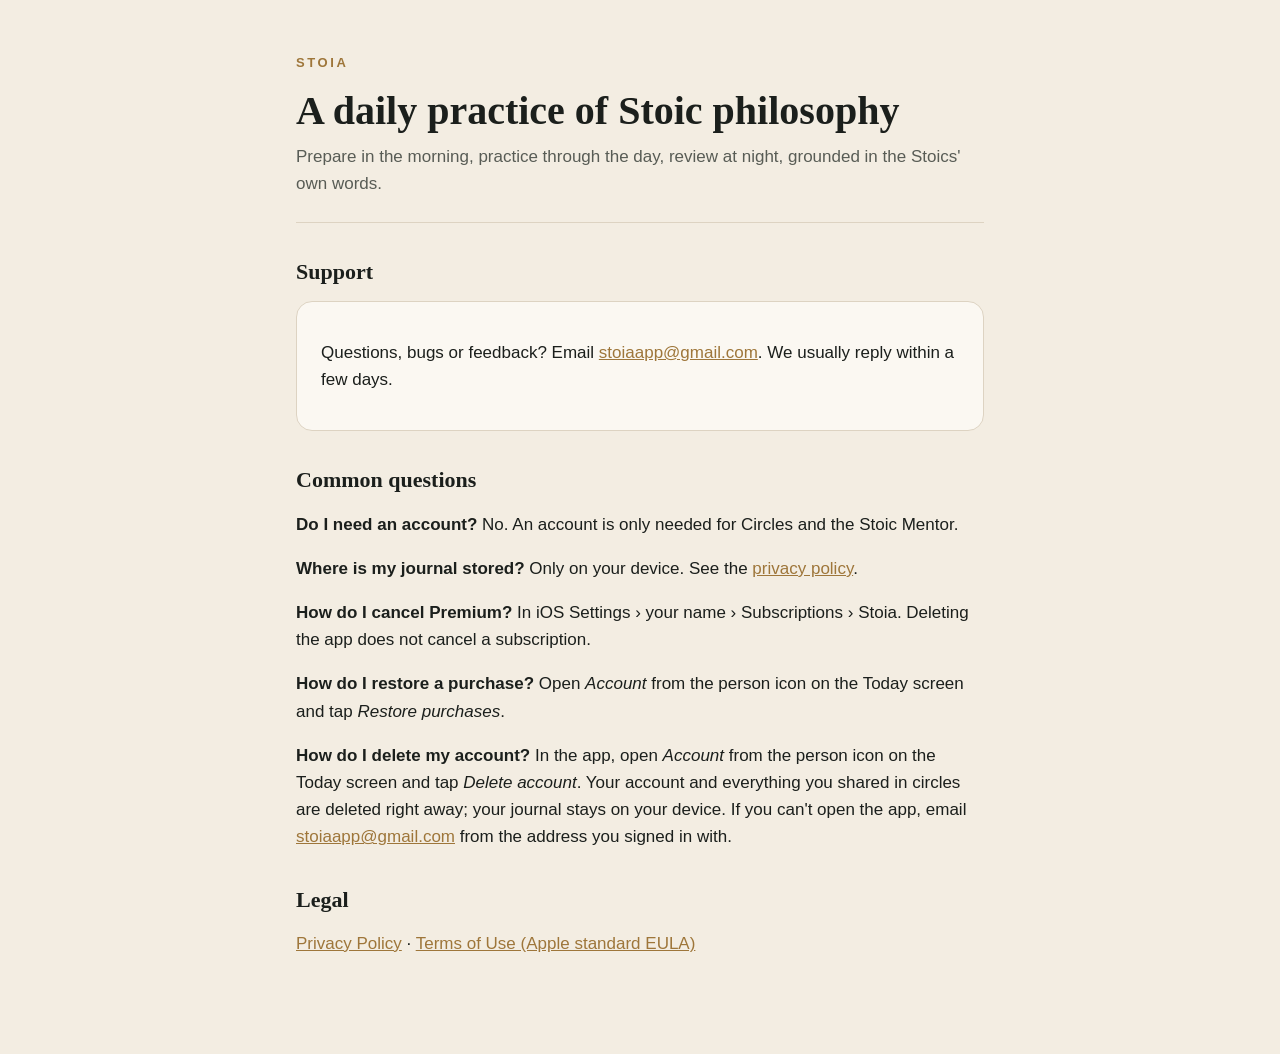
<file: index.html>
<!doctype html>
<html lang="en">
<head>
<meta charset="utf-8">
<meta name="viewport" content="width=device-width, initial-scale=1">
<title>Stoia Support</title>
<meta name="description" content="Help and contact for Stoia, a daily practice of Stoic philosophy.">
<link rel="stylesheet" href="style.css">
</head>
<body>
<main>
<header>
  <span class="mark">Stoia</span>
  <h1>A daily practice of Stoic philosophy</h1>
  <p class="meta">Prepare in the morning, practice through the day, review at night, grounded in the Stoics' own words.</p>
</header>

<h2>Support</h2>
<div class="card">
  <p>Questions, bugs or feedback? Email <a href="mailto:stoiaapp@gmail.com">stoiaapp@gmail.com</a>.
  We usually reply within a few days.</p>
</div>

<h2>Common questions</h2>
<p><strong>Do I need an account?</strong> No. An account is only needed for Circles and the Stoic Mentor.</p>
<p><strong>Where is my journal stored?</strong> Only on your device. See the <a href="privacy.html">privacy policy</a>.</p>
<p><strong>How do I cancel Premium?</strong> In iOS Settings › your name › Subscriptions › Stoia.
Deleting the app does not cancel a subscription.</p>
<p><strong>How do I restore a purchase?</strong> Open <em>Account</em> from the person icon on the Today screen and tap
<em>Restore purchases</em>.</p>
<p><strong>How do I delete my account?</strong> In the app, open <em>Account</em> from the person icon on the
Today screen and tap <em>Delete account</em>. Your account and everything you shared in circles are deleted
right away; your journal stays on your device. If you can't open the app, email
<a href="mailto:stoiaapp@gmail.com">stoiaapp@gmail.com</a> from the address you signed in with.</p>

<h2>Legal</h2>
<p><a href="privacy.html">Privacy Policy</a> ·
<a href="https://www.apple.com/legal/internet-services/itunes/dev/stdeula/">Terms of Use (Apple standard EULA)</a></p>
</main>
</body>
</html>
</file>
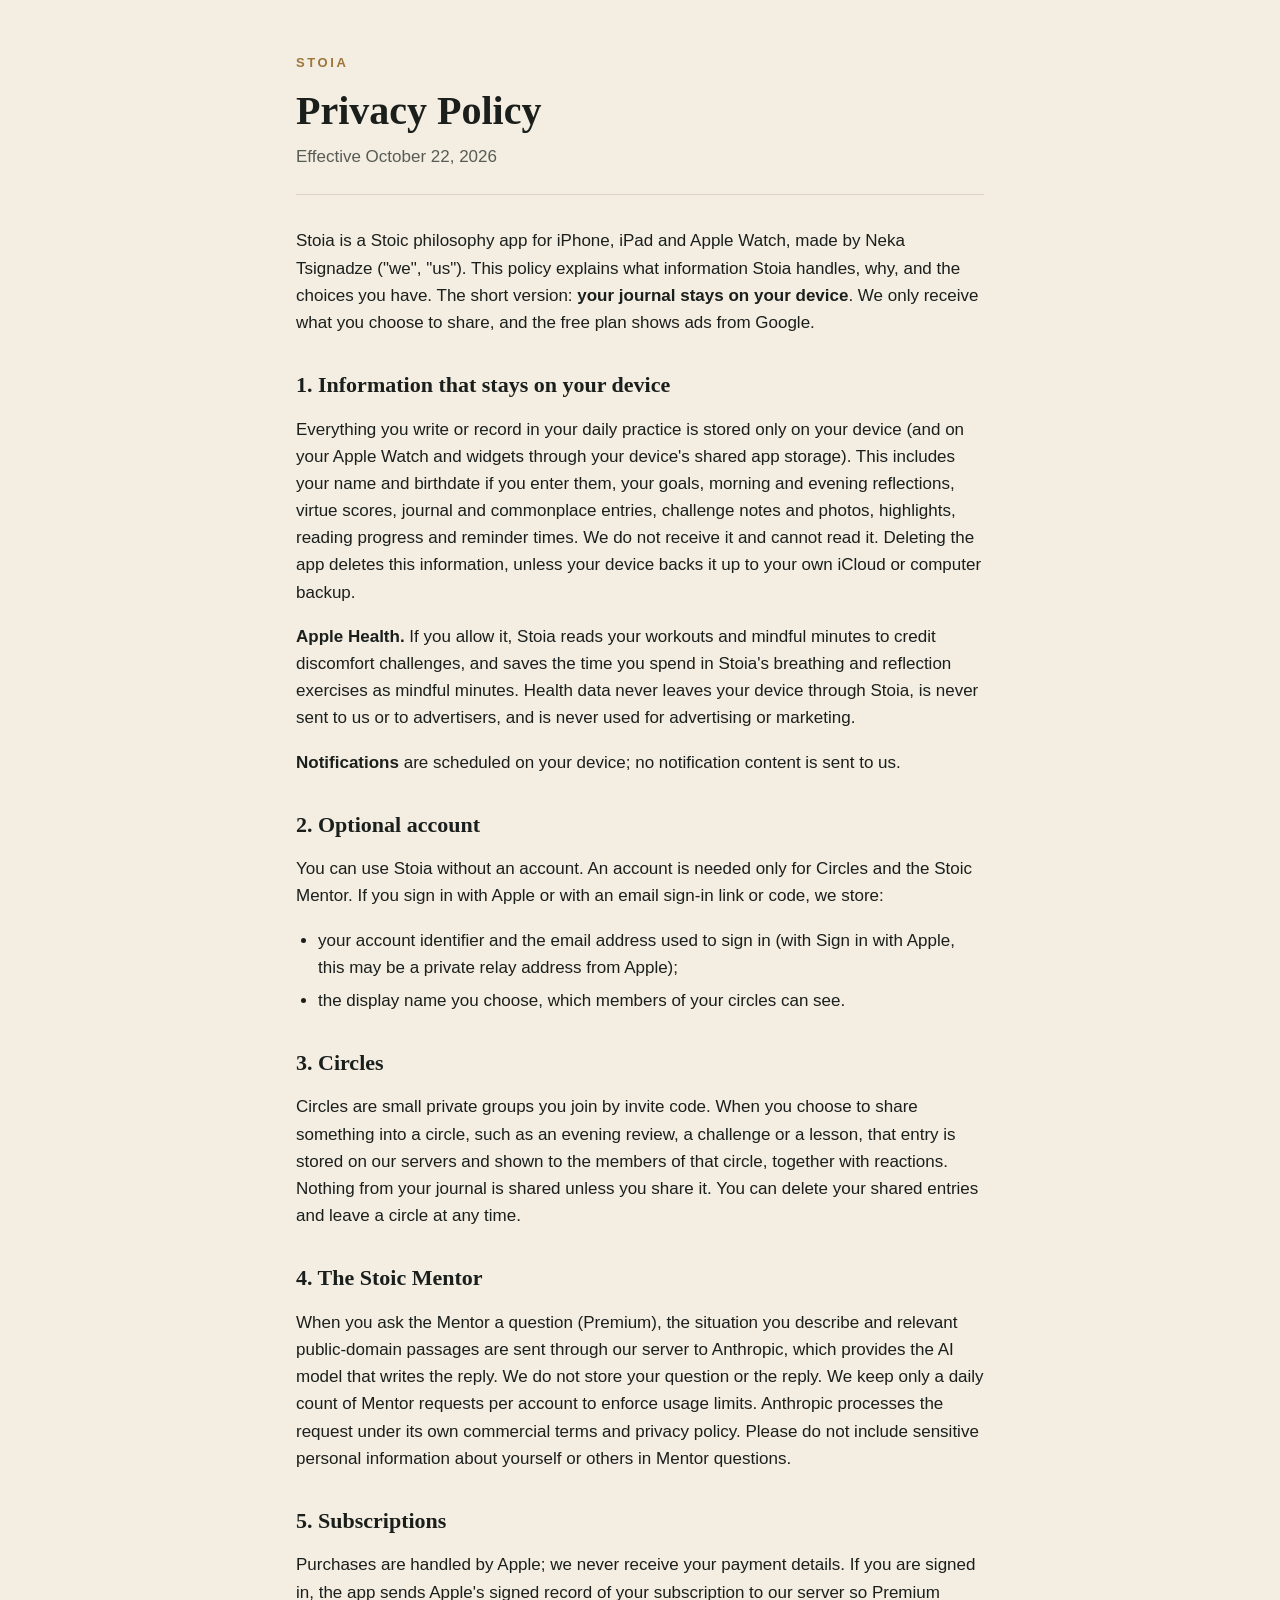
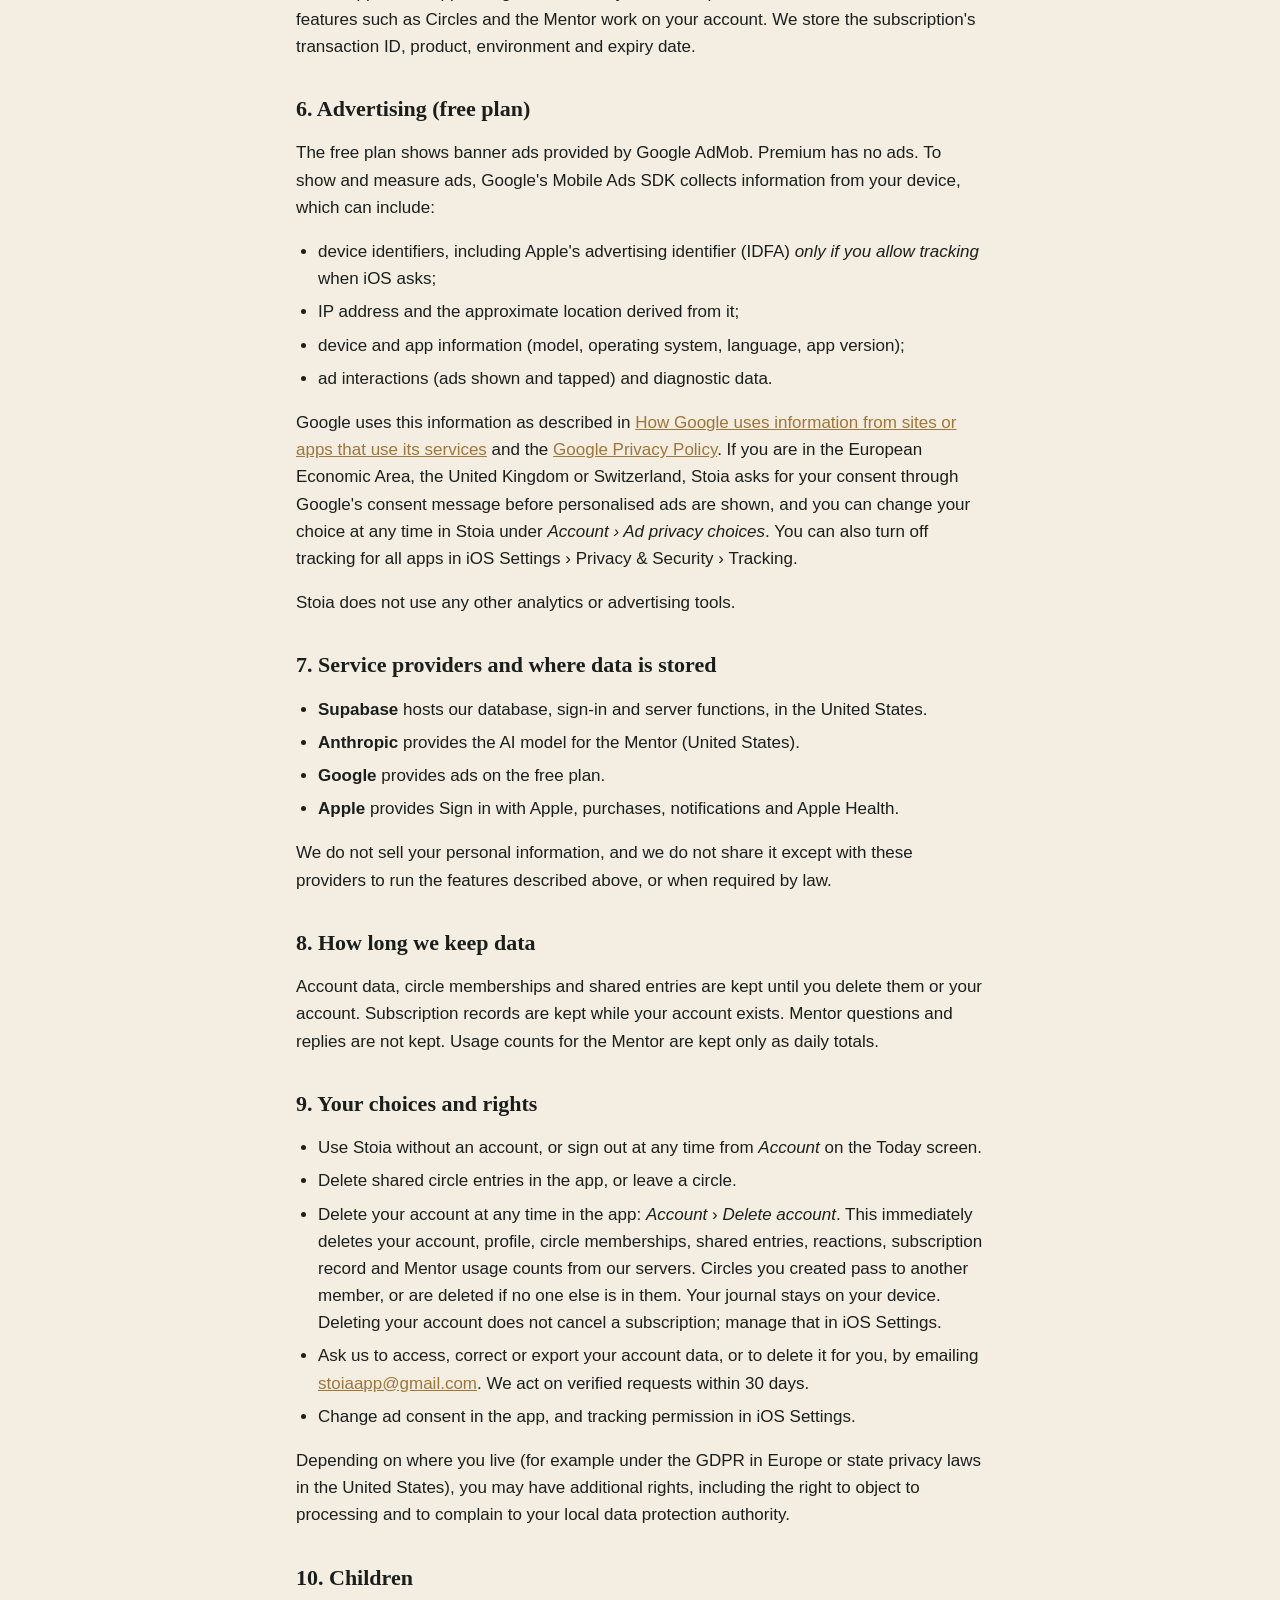
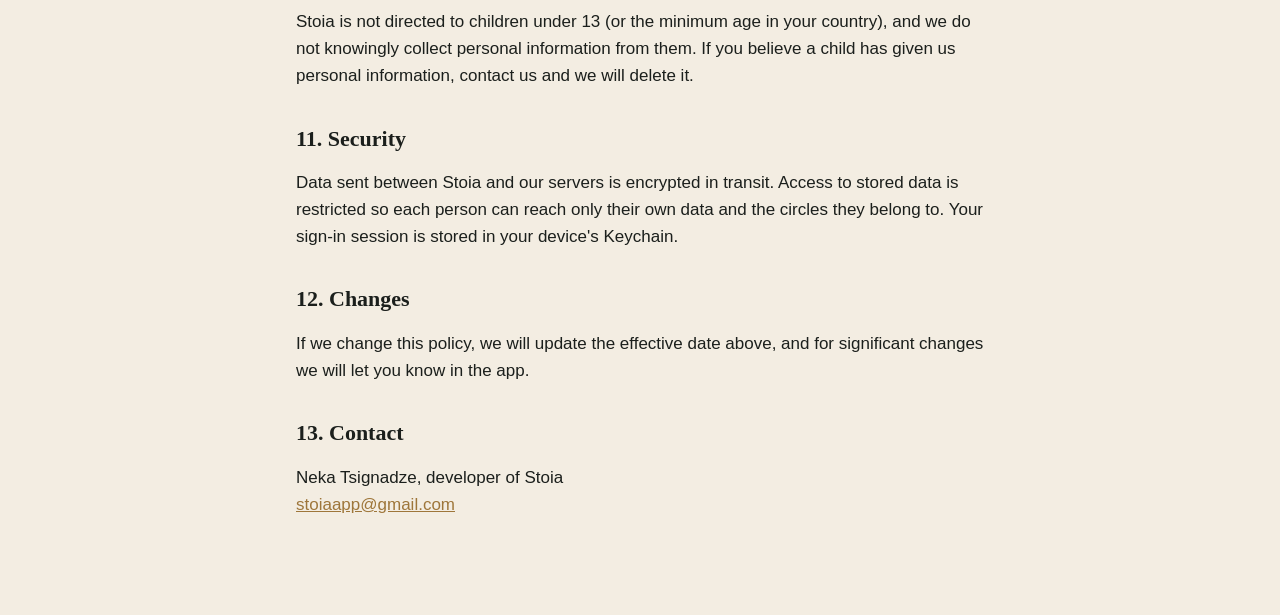
<file: privacy.html>
<!doctype html>
<html lang="en">
<head>
<meta charset="utf-8">
<meta name="viewport" content="width=device-width, initial-scale=1">
<title>Stoia Privacy Policy</title>
<meta name="description" content="How Stoia, the Stoic philosophy app, handles your data.">
<link rel="stylesheet" href="style.css">
</head>
<body>
<main>
<header>
  <a class="mark" href="./">Stoia</a>
  <h1>Privacy Policy</h1>
  <p class="meta">Effective October 22, 2026</p>
</header>

<p>Stoia is a Stoic philosophy app for iPhone, iPad and Apple Watch, made by Neka Tsignadze ("we", "us").
This policy explains what information Stoia handles, why, and the choices you have. The short version:
<strong>your journal stays on your device</strong>. We only receive what you choose to share, and the free
plan shows ads from Google.</p>

<h2>1. Information that stays on your device</h2>
<p>Everything you write or record in your daily practice is stored only on your device (and on your Apple
Watch and widgets through your device's shared app storage). This includes your name and birthdate if you
enter them, your goals, morning and evening reflections, virtue scores, journal and commonplace entries,
challenge notes and photos, highlights, reading progress and reminder times. We do not receive it and cannot
read it. Deleting the app deletes this information, unless your device backs it up to your own iCloud or
computer backup.</p>
<p><strong>Apple Health.</strong> If you allow it, Stoia reads your workouts and mindful minutes to credit
discomfort challenges, and saves the time you spend in Stoia's breathing and reflection exercises as mindful
minutes. Health data never leaves your device through Stoia, is never sent to us or to advertisers, and is
never used for advertising or marketing.</p>
<p><strong>Notifications</strong> are scheduled on your device; no notification content is sent to us.</p>

<h2>2. Optional account</h2>
<p>You can use Stoia without an account. An account is needed only for Circles and the Stoic Mentor. If you
sign in with Apple or with an email sign-in link or code, we store:</p>
<ul>
  <li>your account identifier and the email address used to sign in (with Sign in with Apple, this may be a
  private relay address from Apple);</li>
  <li>the display name you choose, which members of your circles can see.</li>
</ul>

<h2>3. Circles</h2>
<p>Circles are small private groups you join by invite code. When you choose to share something into a
circle, such as an evening review, a challenge or a lesson, that entry is stored on our servers and shown to
the members of that circle, together with reactions. Nothing from your journal is shared unless you share it.
You can delete your shared entries and leave a circle at any time.</p>

<h2>4. The Stoic Mentor</h2>
<p>When you ask the Mentor a question (Premium), the situation you describe and relevant public-domain
passages are sent through our server to Anthropic, which provides the AI model that writes the reply.
We do not store your question or the reply. We keep only a daily count of Mentor requests per account to
enforce usage limits. Anthropic processes the request under its own commercial terms and privacy policy.
Please do not include sensitive personal information about yourself or others in Mentor questions.</p>

<h2>5. Subscriptions</h2>
<p>Purchases are handled by Apple; we never receive your payment details. If you are signed in, the app sends
Apple's signed record of your subscription to our server so Premium features such as Circles and the Mentor
work on your account. We store the subscription's transaction ID, product, environment and expiry date.</p>

<h2>6. Advertising (free plan)</h2>
<p>The free plan shows banner ads provided by Google AdMob. Premium has no ads. To show and measure ads,
Google's Mobile Ads SDK collects information from your device, which can include:</p>
<ul>
  <li>device identifiers, including Apple's advertising identifier (IDFA) <em>only if you allow tracking</em>
  when iOS asks;</li>
  <li>IP address and the approximate location derived from it;</li>
  <li>device and app information (model, operating system, language, app version);</li>
  <li>ad interactions (ads shown and tapped) and diagnostic data.</li>
</ul>
<p>Google uses this information as described in
<a href="https://policies.google.com/technologies/partner-sites">How Google uses information from sites or
apps that use its services</a> and the <a href="https://policies.google.com/privacy">Google Privacy Policy</a>.
If you are in the European Economic Area, the United Kingdom or Switzerland, Stoia asks for your consent
through Google's consent message before personalised ads are shown, and you can change your choice at any
time in Stoia under <em>Account › Ad privacy choices</em>. You can also turn off tracking for all apps in
iOS Settings › Privacy &amp; Security › Tracking.</p>
<p>Stoia does not use any other analytics or advertising tools.</p>

<h2>7. Service providers and where data is stored</h2>
<ul>
  <li><strong>Supabase</strong> hosts our database, sign-in and server functions, in the United States.</li>
  <li><strong>Anthropic</strong> provides the AI model for the Mentor (United States).</li>
  <li><strong>Google</strong> provides ads on the free plan.</li>
  <li><strong>Apple</strong> provides Sign in with Apple, purchases, notifications and Apple Health.</li>
</ul>
<p>We do not sell your personal information, and we do not share it except with these providers to run the
features described above, or when required by law.</p>

<h2>8. How long we keep data</h2>
<p>Account data, circle memberships and shared entries are kept until you delete them or your account.
Subscription records are kept while your account exists. Mentor questions and replies are not kept.
Usage counts for the Mentor are kept only as daily totals.</p>

<h2>9. Your choices and rights</h2>
<ul>
  <li>Use Stoia without an account, or sign out at any time from <em>Account</em> on the Today screen.</li>
  <li>Delete shared circle entries in the app, or leave a circle.</li>
  <li>Delete your account at any time in the app: <em>Account</em> › <em>Delete account</em>. This immediately
  deletes your account, profile, circle memberships, shared entries, reactions, subscription record and Mentor
  usage counts from our servers. Circles you created pass to another member, or are deleted if no one else is
  in them. Your journal stays on your device. Deleting your account does not cancel a subscription; manage
  that in iOS Settings.</li>
  <li>Ask us to access, correct or export your account data, or to delete it for you, by emailing
  <a href="mailto:stoiaapp@gmail.com">stoiaapp@gmail.com</a>. We act on verified requests within 30 days.</li>
  <li>Change ad consent in the app, and tracking permission in iOS Settings.</li>
</ul>
<p>Depending on where you live (for example under the GDPR in Europe or state privacy laws in the United
States), you may have additional rights, including the right to object to processing and to complain to your
local data protection authority.</p>

<h2>10. Children</h2>
<p>Stoia is not directed to children under 13 (or the minimum age in your country), and we do not knowingly
collect personal information from them. If you believe a child has given us personal information, contact us
and we will delete it.</p>

<h2>11. Security</h2>
<p>Data sent between Stoia and our servers is encrypted in transit. Access to stored data is restricted so
each person can reach only their own data and the circles they belong to. Your sign-in session is stored in
your device's Keychain.</p>

<h2>12. Changes</h2>
<p>If we change this policy, we will update the effective date above, and for significant changes we will
let you know in the app.</p>

<h2>13. Contact</h2>
<p>Neka Tsignadze, developer of Stoia<br>
<a href="mailto:stoiaapp@gmail.com">stoiaapp@gmail.com</a></p>
</main>
</body>
</html>
</file>
<file: style.css>
:root {
  --bg: #F3EDE2;
  --surface: #FBF8F2;
  --ink: #1B1F1C;
  --ink-2: #585C55;
  --bronze: #9E763A;
  --hairline: #DDD3C2;
}
@media (prefers-color-scheme: dark) {
  :root {
    --bg: #0A1310;
    --surface: #121D19;
    --ink: #F1EADC;
    --ink-2: #B4AE9F;
    --bronze: #C9A15B;
    --hairline: #26352F;
  }
}
* { box-sizing: border-box; }
body {
  margin: 0;
  background: var(--bg);
  color: var(--ink);
  font: 17px/1.6 -apple-system, BlinkMacSystemFont, "Segoe UI", Roboto, sans-serif;
}
main { max-width: 720px; margin: 0 auto; padding: 48px 16px 80px; }
header { margin-bottom: 32px; border-bottom: 1px solid var(--hairline); padding-bottom: 24px; }
.mark {
  color: var(--bronze); text-decoration: none; text-transform: uppercase;
  letter-spacing: 0.2em; font-size: 13px; font-weight: 600;
}
h1, h2 { font-family: "New York", Georgia, "Times New Roman", serif; font-weight: 600; line-height: 1.2; }
h1 { font-size: 40px; margin: 12px 0 8px; }
h2 { font-size: 22px; margin: 36px 0 8px; }
.meta { color: var(--ink-2); margin: 0; }
a { color: var(--bronze); }
ul { padding-left: 22px; }
li { margin: 6px 0; }
.card {
  background: var(--surface); border: 1px solid var(--hairline); border-radius: 16px;
  padding: 20px 24px; margin: 16px 0;
}
</file>
